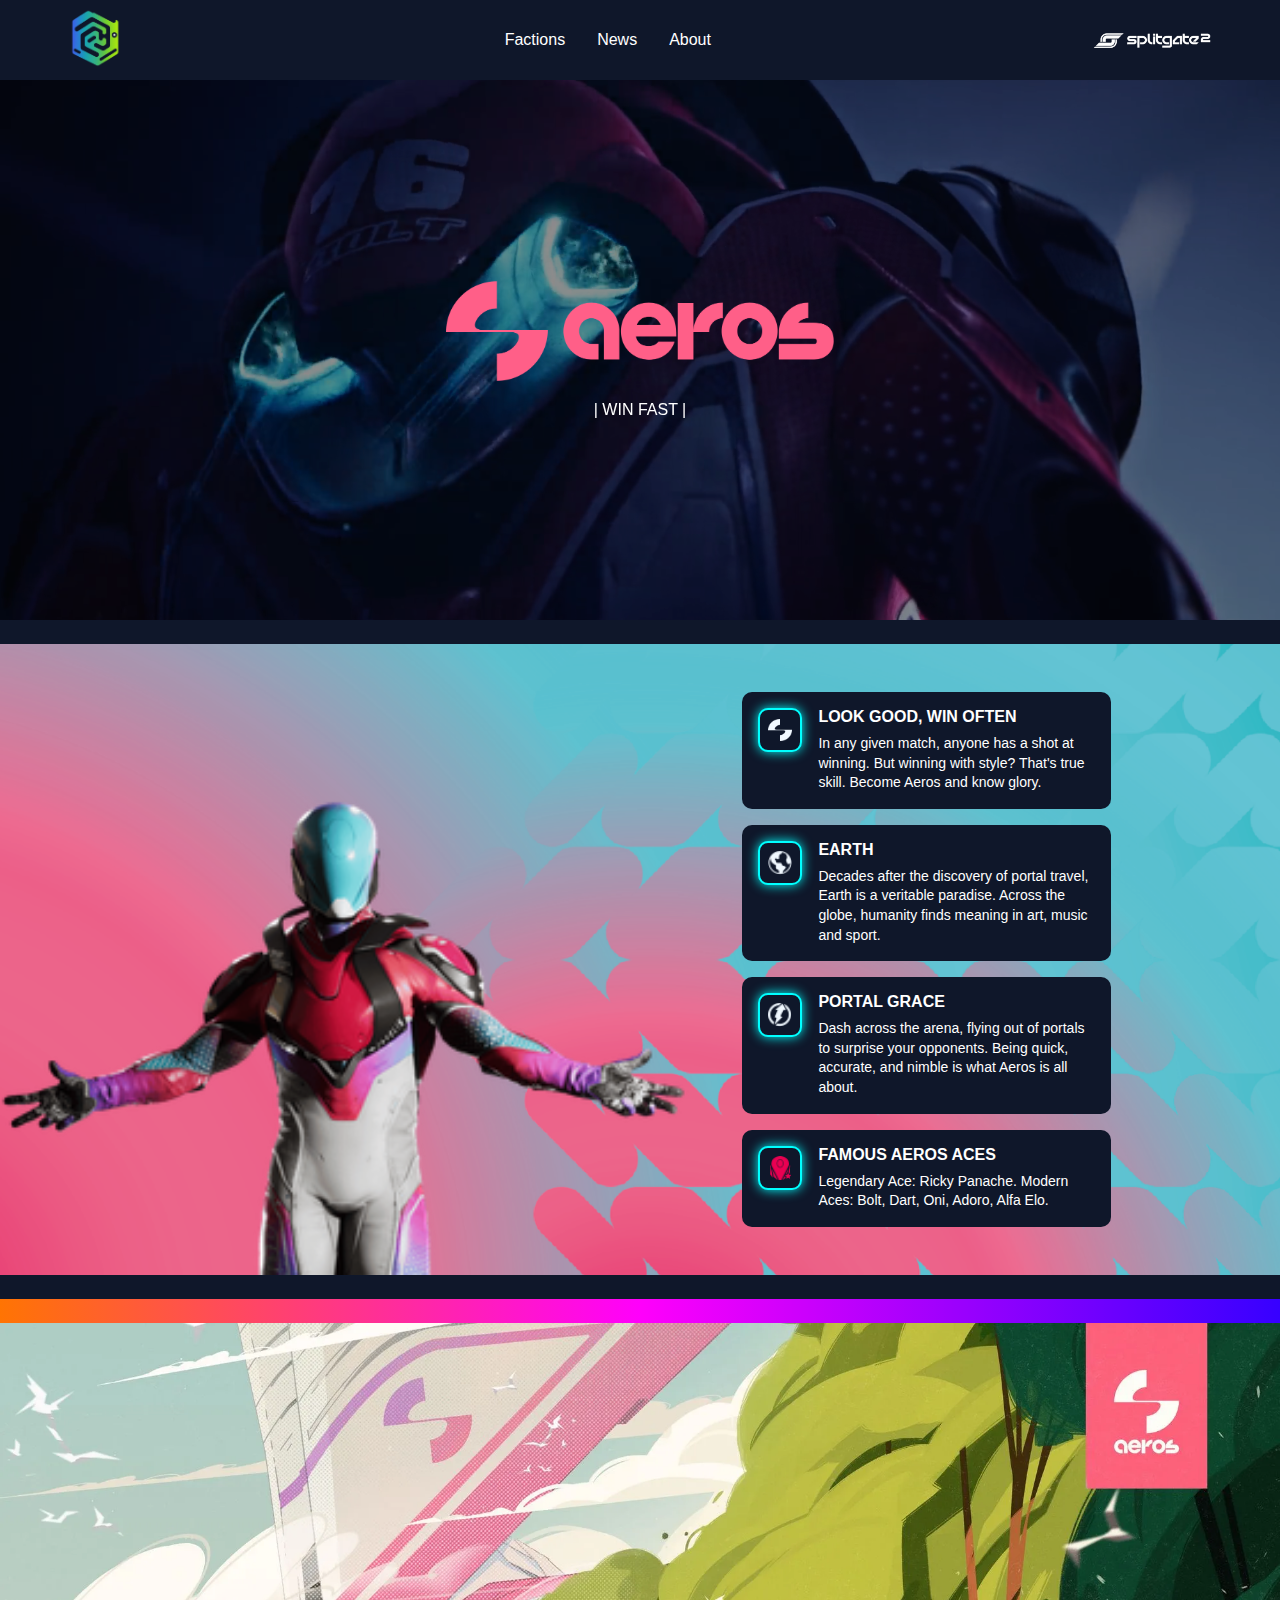
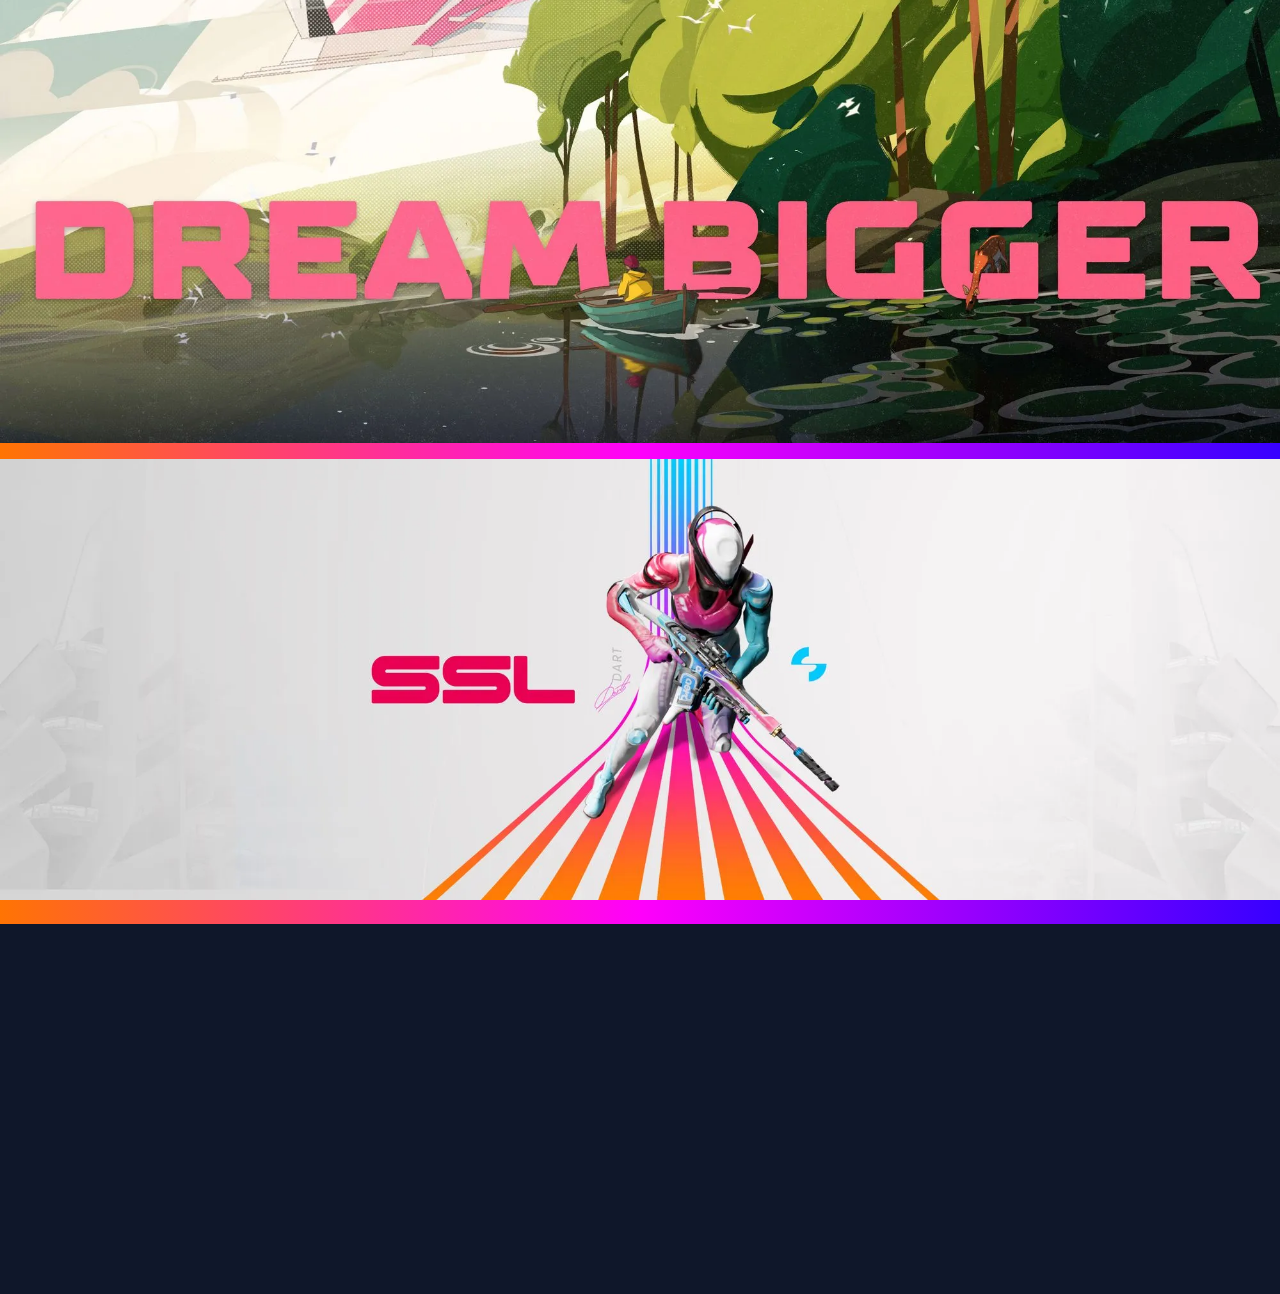
<file: aeros.html>
<!DOCTYPE html>
<html lang="en">
<head>
    <meta charset="UTF-8">
    <meta name="viewport" content="width=device-width, initial-scale=1.0">
    <meta http-equiv="X-UA-Compatible" content="ie=edge">
    <title>Factions - Aeros</title>
    <link rel="stylesheet" href="shared.css">
    <link rel="stylesheet" href="subfactions.css">
</head>
<body>
    <header> <!-- Header Section -->
        <div class="header-container">
            <a href = "index.html"><img src="A2_Logo.png" class="left-logo-img" alt="Labyrinth Logo"></a> <!-- Logo and Link to Homepage -->
            <button class="hamburger" aria-label="Toggle navigation" tabindex="0">☰</button> <!-- Hamburger Menu Button -->
            <nav class="center-menu">
                <a href="factions.html">Factions</a> <!-- Link to Factions Page -->
                <a href="news.html">News</a> <!-- Link to News Page -->
                <a href="about.html">About</a> <!-- Link to About Page -->
            </nav>
            <img src="Rooster_Logo_Horizontal.png" class="right-logo-img" alt="Splitgate 2 Logo">
        </div>
    </header>

    <main> <!-- Main Content -->
        <section class="hero-section">
            <video class="hero-video" autoplay muted loop> <!-- Background Video -->
                <source src="aeros_vbg.mp4" type="video/mp4">
            </video>
            <div class="video-overlay"></div>
            <div class="hero-content"> <!-- Overlay Content -->
                <img src="aeros_logo.png" class="faction-logo" alt="Aeros Logo">
                <p>| WIN FAST |</p>
            </div>
        </section>

        <div class="section-separator"></div> <!-- Section Divider -->

        <section class="showcase-section"> <!-- Showcase Section -->
            <img src="bg2.png" class="subfactions-bg" alt="Background"> <!-- Background Image -->
            <div class="main-image-wrapper"> <!-- Main Image Wrapper -->
                <img src="aeros_hero.png" class="showcase-main" alt="Aeros Main"> <!-- Main Image -->
            </div>
            <div class="right-content"> <!-- Right Content Section -->
                <div class="right-content-item"> <!-- Right Content Item -->
                    <div class="icon-container"> <!-- Icon Container -->
                        <img src="aeros_icon.png" class="small-icon" alt="Aeros Icon"> <!-- Icon Image -->
                    </div>
                    <div class="text-group">
                        <h3 class="item-title">LOOK GOOD, WIN OFTEN</h3>
                        <p class="item-description">In any given match, anyone has a shot at winning. But winning with style? That's true skill. Become Aeros and know glory.</p>
                    </div>
                </div>
                <div class="right-content-item">
                    <div class="icon-container">
                        <img src="aeros_planet.png" class="small-icon" alt="Aeros Planet">
                    </div>
                    <div class="text-group">
                        <h3 class="item-title">EARTH</h3>
                        <p class="item-description">Decades after the discovery of portal travel, Earth is a veritable paradise. Across the globe, humanity finds meaning in art, music and sport.</p>
                    </div>
                </div>
                <div class="right-content-item">
                    <div class="icon-container">
                        <img src="aeros_passive.png" class="small-icon" alt="Aeros Passive">
                    </div>
                    <div class="text-group">
                        <h3 class="item-title">PORTAL GRACE</h3>
                        <p class="item-description">Dash across the arena, flying out of portals to surprise your opponents. Being quick, accurate, and nimble is what Aeros is all about.</p>
                    </div>
                </div>
                <div class="right-content-item">
                    <div class="icon-container">
                        <img src="aeros_aces.png" class="small-icon" alt="Aeros Aces">
                    </div>
                    <div class="text-group">
                        <h3 class="item-title">FAMOUS AEROS ACES</h3>
                        <p class="item-description">Legendary Ace: Ricky Panache. Modern Aces: Bolt, Dart, Oni, Adoro, Alfa Elo.</p>
                    </div>
                </div>
            </div>
        </section>

        <div class="section-separator"></div> <!-- Section Divider -->

        <section class="banner-section"> <!-- Banner Section -->
            <img src="Aeros_banner_1.png" alt="Aeros Banner">
            <img src="Aeros_banner_2.png" alt="Aeros Banner">
        </section>

        <div class="section-separator"></div>
    </main>

    <footer> <!-- Footer Section -->
        <div class="footer-container">
            <div class="footer-top">
                <img src="Horizontal Logo.png" class="footer-logo" alt="Splitgate 2 Logo">
            </div>
            <div class="footer-center">
                <p>© 2024 1047 Games, Inc. All rights reserved. Splitgate is a trademark and registered trademark of 1047 Games, Inc. in the USA and elsewhere. Persistent internet connection required. Age restrictions apply.</p>
                <p class="footer-subtext">Website created by Labyrinth</p>
            </div>
            <div class="footer-bottom">
                <div class="footer-bottom-left">
                    <img src="A2_Logo.png" class="footer-logo" alt="Labyrinth Logo">
                    <span class="brand-name">Labyrinth</span>
                </div>
                <img src="1047games_logo.png" alt="1047 Games Logo" class="footer-logo" />
            </div>
        </div>
    </footer>

    <script>
        document.addEventListener('DOMContentLoaded', () => { // Hamburger Menu
            const hamburger = document.querySelector('.hamburger');
            const navMenu = document.querySelector('.center-menu');

            console.log('Hamburger:', hamburger);
            console.log('Nav Menu:', navMenu);

            if (!hamburger || !navMenu) {
                console.error('Hamburger or navMenu not found. Check class names and HTML structure.');
            } else {
                const toggleMenu = () => {
                    navMenu.classList.toggle('active');
                    hamburger.setAttribute('aria-expanded', navMenu.classList.contains('active'));
                };

                hamburger.addEventListener('click', toggleMenu);
                hamburger.addEventListener('touchstart', (e) => {
                    e.preventDefault();
                    toggleMenu();
                });

                navMenu.querySelectorAll('a').forEach(link => {
                    link.addEventListener('click', () => {
                        navMenu.classList.remove('active');
                        hamburger.setAttribute('aria-expanded', 'false');
                    });
                });

                window.addEventListener('resize', () => {
                    if (window.innerWidth > 768 && navMenu.classList.contains('active')) {
                        navMenu.classList.remove('active');
                        hamburger.setAttribute('aria-expanded', 'false');
                    }
                });

                hamburger.setAttribute('aria-expanded', 'false');
                hamburger.setAttribute('tabindex', '0');
                hamburger.addEventListener('keydown', (e) => {
                    if (e.key === 'Enter' || e.key === ' ') {
                        e.preventDefault();
                        toggleMenu();
                    }
                });
            }

            const footer = document.querySelector('.footer-container'); // Footer Fade-Up Animation
            if (footer) {
                const observer = new IntersectionObserver((entries) => {
                    entries.forEach(entry => {
                        if (entry.isIntersecting) {
                            entry.target.classList.add('animate');
                            observer.unobserve(entry.target);
                        }
                    });
                }, { threshold: 0.1 });

                observer.observe(footer);
            } else {
                console.error('Footer container not found.');
            }
        });
    </script>
</body>
</html>
</file>
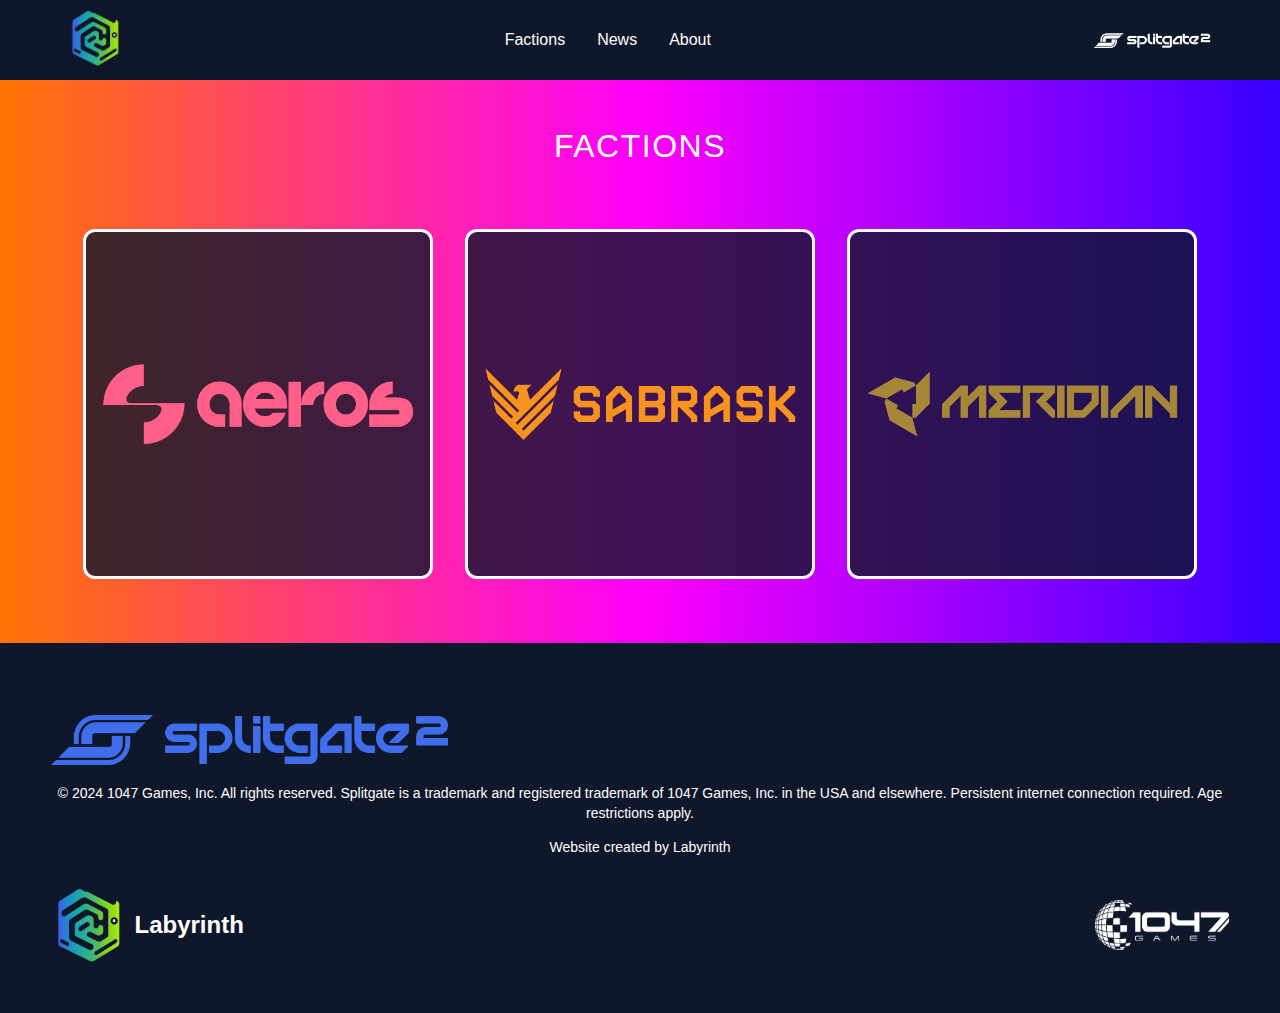
<file: factions.html>
<!DOCTYPE html>
<html lang="en">
<head>
    <meta charset="UTF-8">
    <meta name="viewport" content="width=device-width, initial-scale=1.0">
    <meta http-equiv="X-UA-Compatible" content="ie=edge">
    <title>Labyrinth - Factions</title>
    <link rel="stylesheet" href="shared.css">
    <link rel="stylesheet" href="factions.css">
</head>
<body>
    <header> <!-- Header Section -->
        <div class="header-container">
            <a href = "index.html"><img src="A2_Logo.png" class="left-logo-img" alt="Labyrinth Logo"></a> <!-- Logo and Link to Homepage -->
            <button class="hamburger" aria-label="Toggle navigation" tabindex="0">☰</button> <!-- Hamburger Menu Button -->
            <nav class="center-menu">
                <a href="factions.html">Factions</a> <!-- Link to Factions Page -->
                <a href="news.html">News</a> <!-- Link to News Page -->
                <a href="about.html">About</a> <!-- Link to About Page -->
            </nav>
            <img src="Rooster_Logo_Horizontal.png" class="right-logo-img" alt="Splitgate 2 Logo">
        </div>
    </header>

    <main> <!-- Main Content -->
        <section class="factions-section"> <!-- Factions Section -->
            <h2>FACTIONS</h2>
            <div class="factions-grid"> <!-- Factions Grid-->
                <div class="faction-card"> <!-- Image Container-->
                    <a href="aeros.html" class="faction-link" aria-label="View Aeros Faction"> <!-- Link to Aeros Faction -->
                        <img src="aeros_logo.png" class="logo" alt="Aeros Logo"> <!-- Faction Logo (Appearing First) -->
                        <img src="aeros.png" class="full" alt="Aeros Full"> <!-- Faction Full Image (Appearing When Hovered)-->
                    </a>
                </div>
                <div class="faction-card">
                    <a href="sabrask.html" class="faction-link" aria-label="View Sabrask Faction"></a>
                        <img src="sabrask_logo.png" class="logo" alt="Sabrask Logo">
                        <img src="sabrask.png" class="full" alt="Sabrask Full">
                </div>
                <div class="faction-card">
                    <a href="meridian.html" class="faction-link" aria-label="View Meridian Faction"></a>
                        <img src="meridian_logo.png" class="logo" alt="Meridian Logo">
                        <img src="meridian.png" class="full" alt="Meridian Full">
                </div>
            </div>
        </section>

        <div class="section-separator"></div> <!-- Section Divider -->
    </main>

    <footer> <!-- Footer Section -->
        <div class="footer-container">
            <div class="footer-top">
                <img src="Horizontal Logo.png" class="footer-logo" alt="Splitgate 2 Logo">
            </div>
            <div class="footer-center">
                <p>© 2024 1047 Games, Inc. All rights reserved. Splitgate is a trademark and registered trademark of 1047 Games, Inc. in the USA and elsewhere. Persistent internet connection required. Age restrictions apply.</p>
                <p class="footer-subtext">Website created by Labyrinth</p>
            </div>
            <div class="footer-bottom">
                <div class="footer-bottom-left">
                    <img src="A2_Logo.png" class="footer-logo" alt="Labyrinth Logo">
                    <span class="brand-name">Labyrinth</span>
                </div>
                <img src="1047games_logo.png" alt="1047 Games Logo" class="footer-logo" />
            </div>
        </div>
    </footer>

    <script>
        document.addEventListener('DOMContentLoaded', () => { // Hamburger Menu
            const hamburger = document.querySelector('.hamburger');
            const navMenu = document.querySelector('.center-menu');

            console.log('Hamburger:', hamburger);
            console.log('Nav Menu:', navMenu);

            if (!hamburger || !navMenu) {
                console.error('Hamburger or navMenu not found. Check class names and HTML structure.');
            } else {
                const toggleMenu = () => {
                    navMenu.classList.toggle('active');
                    hamburger.setAttribute('aria-expanded', navMenu.classList.contains('active'));
                };

                hamburger.addEventListener('click', toggleMenu);
                hamburger.addEventListener('touchstart', (e) => {
                    e.preventDefault();
                    toggleMenu();
                });

                navMenu.querySelectorAll('a').forEach(link => {
                    link.addEventListener('click', () => {
                        navMenu.classList.remove('active');
                        hamburger.setAttribute('aria-expanded', 'false');
                    });
                });

                window.addEventListener('resize', () => {
                    if (window.innerWidth > 768 && navMenu.classList.contains('active')) {
                        navMenu.classList.remove('active');
                        hamburger.setAttribute('aria-expanded', 'false');
                    }
                });

                hamburger.setAttribute('aria-expanded', 'false');
                hamburger.setAttribute('tabindex', '0');
                hamburger.addEventListener('keydown', (e) => {
                    if (e.key === 'Enter' || e.key === ' ') {
                        e.preventDefault();
                        toggleMenu();
                    }
                });
            }

            const footer = document.querySelector('.footer-container'); // Footer Fade-Up Animation
            if (footer) {
                const observer = new IntersectionObserver((entries) => {
                    entries.forEach(entry => {
                        if (entry.isIntersecting) {
                            entry.target.classList.add('animate');
                            observer.unobserve(entry.target);
                        }
                    });
                }, { threshold: 0.1 });

                observer.observe(footer);
            } else {
                console.error('Footer container not found.');
            }
        });
    </script>
</body>
</html>
</file>
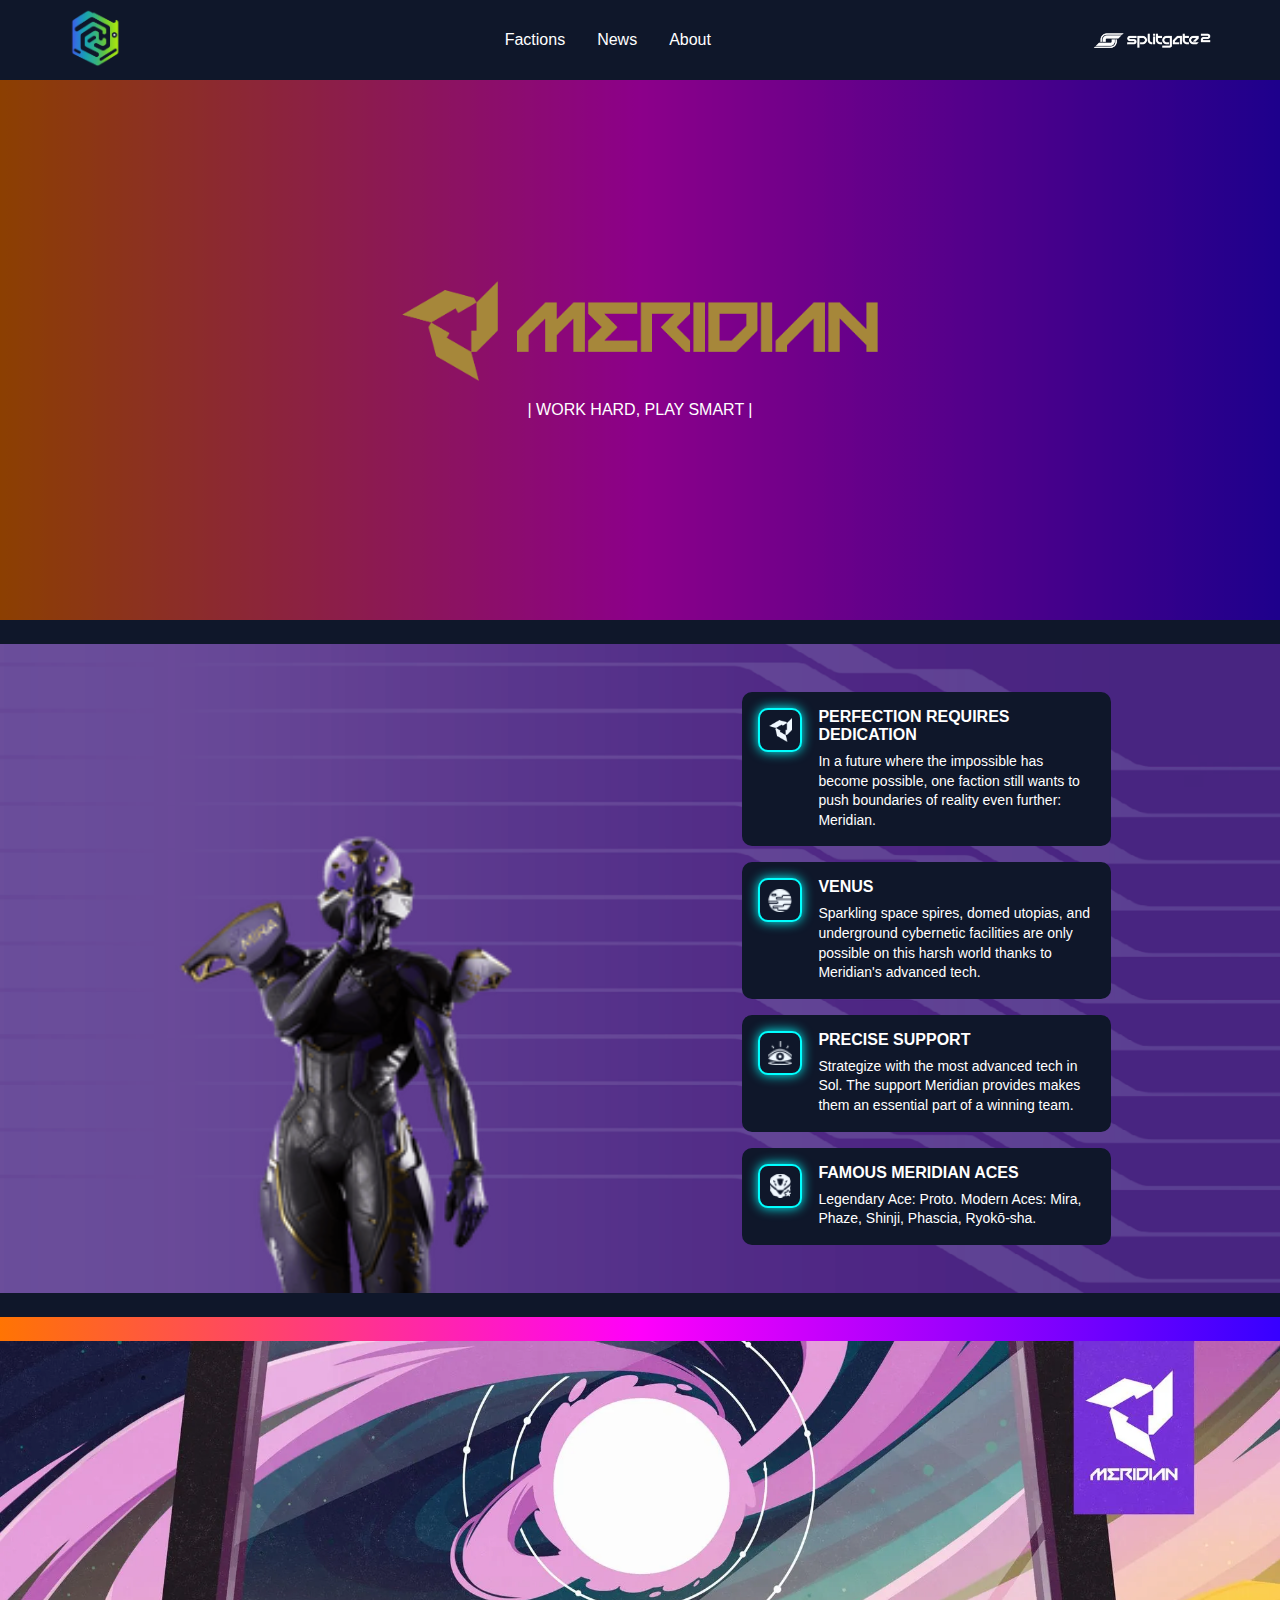
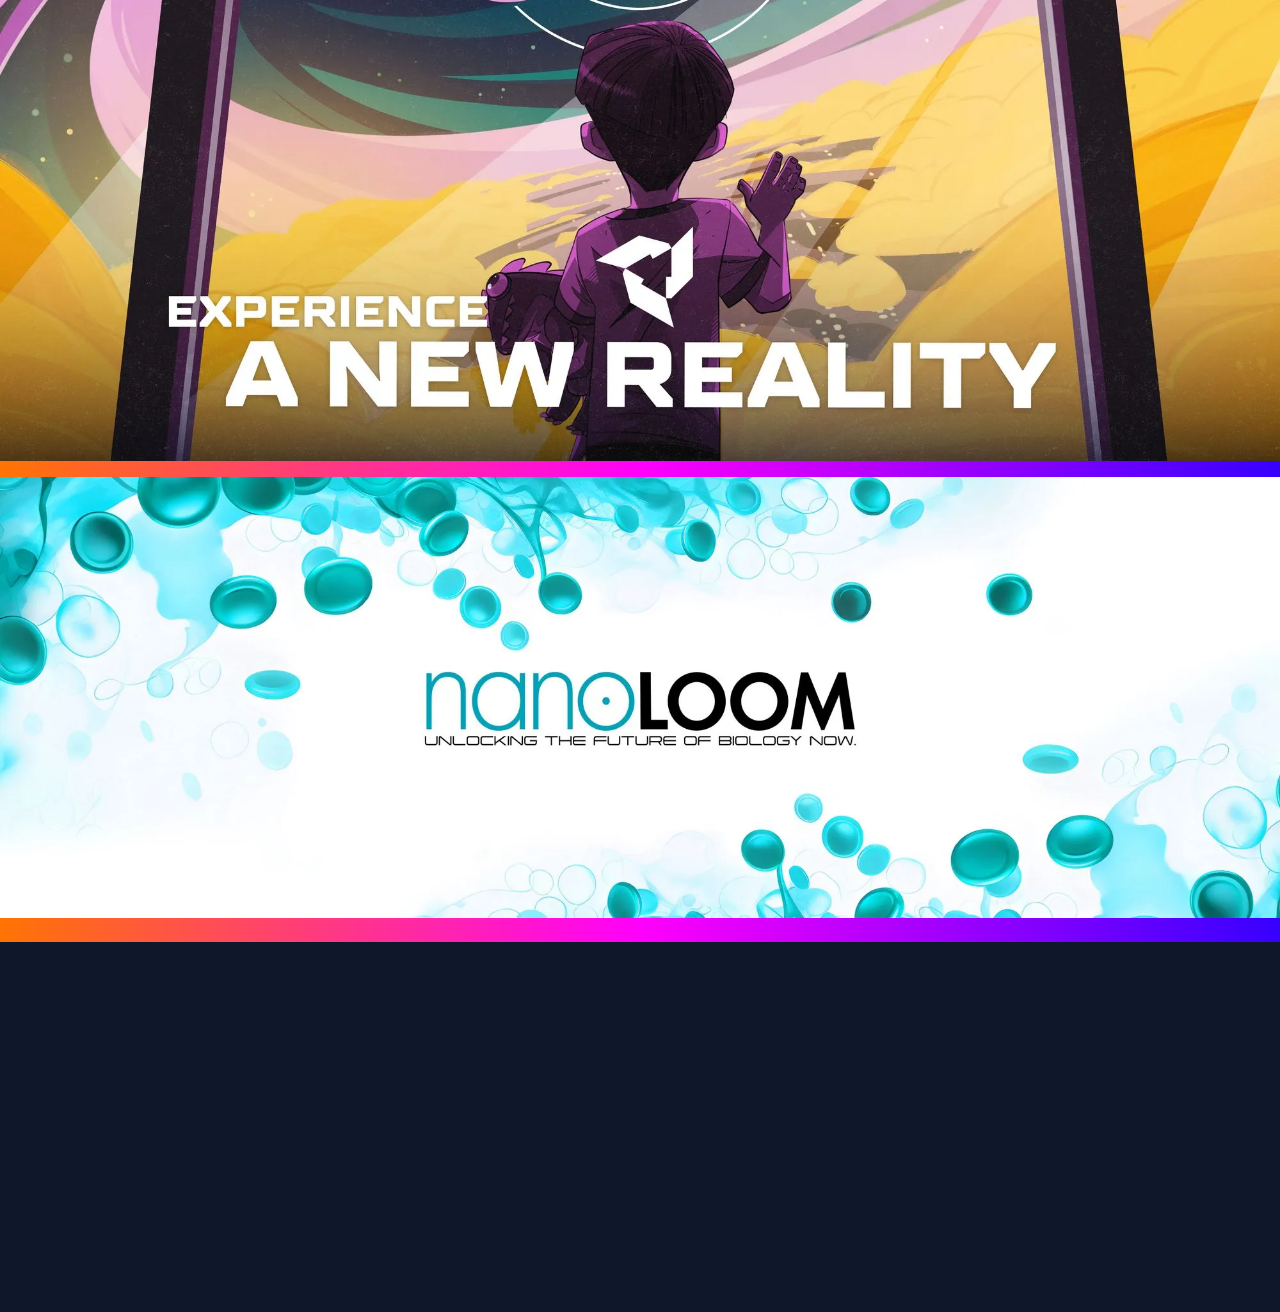
<file: meridian.html>
<!DOCTYPE html>
<html lang="en">
<head>
    <meta charset="UTF-8">
    <meta name="viewport" content="width=device-width, initial-scale=1.0">
    <meta http-equiv="X-UA-Compatible" content="ie=edge">
    <title>Factions - Sabrask</title>
    <link rel="stylesheet" href="shared.css">
    <link rel="stylesheet" href="subfactions.css">
</head>
<body>
    <header>
        <div class="header-container">
            <a href = "index.html"><img src="A2_Logo.png" class="left-logo-img" alt="Labyrinth Logo"></a>
            <button class="hamburger" aria-label="Toggle navigation" tabindex="0">☰</button>
            <nav class="center-menu">
                <a href="factions.html">Factions</a>
                <a href="news.html">News</a>
                <a href="about.html">About</a>
            </nav>
            <img src="Rooster_Logo_Horizontal.png" class="right-logo-img" alt="Splitgate 2 Logo">
        </div>
    </header>

    <main>
        <section class="hero-section">
            <video class="hero-video" autoplay muted loop>
                <source src="meridian_vbg.mp4" type="video/mp4">
            </video>
            <div class="video-overlay"></div>
            <div class="hero-content">
                <img src="meridian_logo.png" class="faction-logo" alt="Meridian Logo">
                <p>|  WORK HARD, PLAY SMART  |</p>
            </div>
        </section>

        <div class="section-separator"></div>

        <section class="showcase-section">
            <img src="bg3.png" class="subfactions-bg" alt="Background">
            <div class="main-image-wrapper">
                <img src="meridian_hero.png" class="showcase-main" alt="Meridian Main">
            </div>
            <div class="right-content">
                <div class="right-content-item">
                    <div class="icon-container">
                        <img src="meridian_icon.png" class="small-icon" alt="Meridian Icon">
                    </div>
                    <div class="text-group">
                        <h3 class="item-title">PERFECTION REQUIRES DEDICATION</h3>
                        <p class="item-description">In a future where the impossible has become possible, one faction still wants to push boundaries of reality even further: Meridian.</p>
                    </div>
                </div>
                <div class="right-content-item">
                    <div class="icon-container">
                        <img src="meridian_planet.png" class="small-icon" alt="Meridian Planet">
                    </div>
                    <div class="text-group">
                        <h3 class="item-title">VENUS</h3>
                        <p class="item-description">Sparkling space spires, domed utopias, and underground cybernetic facilities are only possible on this harsh world thanks to Meridian's advanced tech.</p>
                    </div>
                </div>
                <div class="right-content-item">
                    <div class="icon-container">
                        <img src="meridian_passive.png" class="small-icon" alt="MeridianPassive">
                    </div>
                    <div class="text-group">
                        <h3 class="item-title">PRECISE SUPPORT</h3>
                        <p class="item-description">Strategize with the most advanced tech in Sol. The support Meridian provides makes them an essential part of a winning team.</p>
                    </div>
                </div>
                <div class="right-content-item">
                    <div class="icon-container">
                        <img src="meridian_aces.png" class="small-icon" alt="Meridian Aces">
                    </div>
                    <div class="text-group">
                        <h3 class="item-title">FAMOUS MERIDIAN ACES</h3>
                        <p class="item-description">Legendary Ace: Proto. Modern Aces: Mira, Phaze, Shinji, Phascia, Ryokō-sha.</p>
                    </div>
                </div>
            </div>
        </section>

        <div class="section-separator"></div>

        <section class="banner-section">
            <img src="meridian_banner_1.png" alt="Meridian Banner">
            <img src="meridian_banner_2.png" alt="Meridian Banner">
        </section>

        <div class="section-separator"></div>
    </main>

    <footer>
        <div class="footer-container">
            <div class="footer-top">
                <img src="Horizontal Logo.png" class="footer-logo" alt="Splitgate 2 Logo">
            </div>
            <div class="footer-center">
                <p>© 2024 1047 Games, Inc. All rights reserved. Splitgate is a trademark and registered trademark of 1047 Games, Inc. in the USA and elsewhere. Persistent internet connection required. Age restrictions apply.</p>
                <p class="footer-subtext">Website created by Labyrinth</p>
            </div>
            <div class="footer-bottom">
                <div class="footer-bottom-left">
                    <img src="A2_Logo.png" class="footer-logo" alt="Labyrinth Logo">
                    <span class="brand-name">Labyrinth</span>
                </div>
                <img src="1047games_logo.png" alt="1047 Games Logo" class="footer-logo" />
            </div>
        </div>
    </footer>

    <script>
        document.addEventListener('DOMContentLoaded', () => { // Hamburger Menu
            const hamburger = document.querySelector('.hamburger');
            const navMenu = document.querySelector('.center-menu');

            console.log('Hamburger:', hamburger);
            console.log('Nav Menu:', navMenu);

            if (!hamburger || !navMenu) {
                console.error('Hamburger or navMenu not found. Check class names and HTML structure.');
            } else {
                const toggleMenu = () => {
                    navMenu.classList.toggle('active');
                    hamburger.setAttribute('aria-expanded', navMenu.classList.contains('active'));
                };

                hamburger.addEventListener('click', toggleMenu);
                hamburger.addEventListener('touchstart', (e) => {
                    e.preventDefault();
                    toggleMenu();
                });

                navMenu.querySelectorAll('a').forEach(link => {
                    link.addEventListener('click', () => {
                        navMenu.classList.remove('active');
                        hamburger.setAttribute('aria-expanded', 'false');
                    });
                });

                window.addEventListener('resize', () => {
                    if (window.innerWidth > 768 && navMenu.classList.contains('active')) {
                        navMenu.classList.remove('active');
                        hamburger.setAttribute('aria-expanded', 'false');
                    }
                });

                hamburger.setAttribute('aria-expanded', 'false');
                hamburger.setAttribute('tabindex', '0');
                hamburger.addEventListener('keydown', (e) => {
                    if (e.key === 'Enter' || e.key === ' ') {
                        e.preventDefault();
                        toggleMenu();
                    }
                });
            }

            const footer = document.querySelector('.footer-container'); // Footer Fade-Up Animation
            if (footer) {
                const observer = new IntersectionObserver((entries) => {
                    entries.forEach(entry => {
                        if (entry.isIntersecting) {
                            entry.target.classList.add('animate');
                            observer.unobserve(entry.target);
                        }
                    });
                }, { threshold: 0.1 });

                observer.observe(footer);
            } else {
                console.error('Footer container not found.');
            }
        });
    </script>
</body>
</html>
</file>
<file: shared.css>
/* General */
html {
  scroll-behavior: smooth;
  height: 100%; /* Ensure html takes full viewport height */
}

body, html {
  margin: 0;
  padding: 0;
  min-height: 100%;
  font-family: -apple-system, BlinkMacSystemFont, "Segoe UI", Roboto, "Helvetica Neue", Arial, sans-serif;
  color: white;
  background: linear-gradient(
    90deg,
    rgba(255, 116, 3, 1) 0%,
    rgba(255, 0, 251, 1) 50%,
    rgb(55, 0, 255) 100%
  );
  display: flex; /* Use flexbox for sticky footer */
  flex-direction: column; /* Stack children vertically */
}

body {
  min-height: 100vh; /* Ensure body is at least viewport height */
}

main {
  flex: 1; /* Main takes remaining space, pushing footer down */
  display: flex;
  flex-direction: column;
  position: relative; /* For pseudo-element positioning */
}

main::after {
  content: '';
  flex-grow: 1; /* Expand to fill remaining space in main */
  background-color: #0F172A; /* Match footer to prevent gradient leak */
}

/* Header */
header {
  background-color: #0F172A;
  color: white;
  min-height: 60px;
  display: flex;
  align-items: center;
  padding: 0 4%;
  position: relative;
  z-index: 10;
}

.header-container {
  width: 100%;
  max-width: 1400px;
  margin: 0 auto;
  display: flex;
  align-items: center;
  justify-content: space-between;
}

.left-logo-img {
  height: 50px;
  margin-left: 1rem;
}

.right-logo-img {
  height: 60px;
  margin-right: 1rem;
}

.center-menu {
  display: flex;
  gap: clamp(1rem, 3vw, 2rem);
}

.center-menu a {
  color: white;
  text-decoration: none;
  font-size: clamp(0.9rem, 2.5vw, 1rem);
  transition: color 0.3s ease, transform 0.2s ease;
}

.center-menu a:hover {
  color: #ff00ea;
  transform: scale(1.05);
}

.hamburger {
  display: none;
  font-size: 1.5rem;
  background: none;
  border: none;
  color: white;
  cursor: pointer;
}

/* Footer */
.section-separator {
  width: 100%;
  height: 1.5rem;
  background-color: #0F172A;
  margin: 0; /* Ensure no margin creates a gap */
}

footer {
  background-color: #0F172A;
  color: white;
  padding: clamp(1.5rem, 5vw, 3rem) 4%;
  font-size: clamp(0.75rem, 2.5vw, 0.875rem);
}

.footer-container {
  max-width: 1400px;
  margin: 0 auto;
  display: flex;
  flex-direction: column;
  gap: 1rem;
  opacity: 0;
  transform: translateY(20px);
  transition: opacity 0.6s ease-out, transform 0.6s ease-out;
}

.footer-container.animate {
  opacity: 1;
  transform: translateY(0);
}

@media (prefers-reduced-motion: reduce) {
  .footer-container {
    opacity: 1;
    transform: translateY(0);
    transition: none;
  }
}

.footer-top {
  display: flex;
  justify-content: flex-start;
  align-items: center;
}

.footer-center {
  display: flex;
  flex-direction: column;
  justify-content: center;
  align-items: center;
  gap: 0.5rem;
  text-align: center;
}

.footer-center p {
  margin: 0.2rem 0;
  line-height: 1.4;
}

.footer-subtext {
  color: white;
}

.footer-bottom {
  display: flex;
  justify-content: space-between;
  align-items: center;
  margin-top: 0.5rem;
}

.footer-logo {
  height: 40px;
  width: auto;
}

.footer-bottom .footer-logo:first-child {
  height: 60px;
}

.footer-bottom-left {
  display: flex;
  align-items: center;
  gap: 0.5rem;
}

.brand-name {
  font-size: clamp(1rem, 3vw, 1.5rem);
  font-weight: bold;
  color: white;
}

/* Responsive Styles */
@media (max-width: 768px) {
  .right-logo-img {
    display: none;
  }

  .left-logo-img {
    height: 40px;
  }

  .hamburger {
    display: block;
  }

  .center-menu {
    display: none;
    flex-direction: column;
    position: absolute;
    top: 60px;
    left: 0;
    right: 0;
    background-color: #0F172A;
    padding: 1rem;
    gap: 1rem;
    z-index: 10;
  }

  .center-menu.active {
    display: flex;
  }

  .footer-top,
  .footer-bottom {
    flex-direction: column;
    align-items: center;
    gap: 0.75rem;
  }
}

@media (min-width: 769px) {
  header {
    min-height: 80px;
  }

  .left-logo-img {
    height: 60px;
  }

  .right-logo-img {
    height: 70px;
  }

  .footer-logo {
    height: 50px;
  }

  .footer-bottom .footer-logo:first-child {
    height: 80px;
  }
}
</file>
<file: subfactions.css>
.hero-section {
  position: relative;
  height: 50vh;
  overflow: hidden;
  display: flex;
  justify-content: center;
  align-items: center;
  text-align: center;
}

.hero-video {
  position: absolute;
  width: 100%;
  height: 100%;
  object-fit: cover;
  z-index: 0;
}

.video-overlay {
  position: absolute;
  width: 100%;
  height: 100%;
  background: rgba(0, 0, 0, 0.45);
  z-index: 1;
}

.hero-content {
  position: relative;
  z-index: 2;
  color: white;
  padding: clamp(1rem, 3vw, 1.5rem);
}

.faction-logo {
  height: clamp(80px, 15vw, 100px);
  margin-bottom: 1rem;
}

.hero-content p {
  font-size: clamp(0.9rem, 2.5vw, 1rem);
  max-width: 600px;
  margin: 0 auto;
}

/* Showcase Section */
.showcase-section {
  position: relative;
  background-color: #111;
  overflow: hidden;
  display: flex;
  flex-direction: column;
  align-items: center;
  padding: clamp(2rem, 5vw, 3rem) 4% clamp(2rem, 5vw, 3rem) 0;
  gap: 1.5rem;
  z-index: 1;
  min-height: 70vh;
}

.subfactions-bg {
  position: absolute;
  top: 0;
  left: 0;
  width: 100%;
  height: 100%;
  object-fit: cover;
  z-index: 0;
}

.main-image-wrapper {
  position: absolute;
  bottom: 0;
  left: 0;
  max-width: clamp(360px, 48vw, 600px);
  width: 100%;
  line-height: 0;
  z-index: 2;
}

.showcase-main {
  display: block;
  width: 100%;
  height: auto;
  object-fit: contain;
}

.right-content {
  z-index: 2;
  display: flex;
  flex-direction: column;
  gap: 1rem;
  max-width: 600px;
  width: 100%;
  margin: clamp(2rem, 5vw, 3rem) auto 0;
  transform: translateX(clamp(1rem, 5%, 2rem));
}

.right-content-item {
  display: flex;
  gap: 1rem;
  align-items: flex-start;
  background-color: #0F172A;
  padding: 1rem;
  border-radius: 10px;
  flex-wrap: wrap;
}

.icon-container {
  flex-shrink: 0;
  padding: 0.5rem;
  border: 2px solid #00ffff;
  box-shadow: 0 0 12px #00ffff;
  border-radius: 10px;
  display: flex;
  align-items: center;
  justify-content: center;
  background-color: #0F172A;
}

.small-icon {
  width: 24px;
  height: 24px;
  object-fit: contain;
}

.text-group {
  flex: 1;
  min-width: 200px;
}

.item-title {
  margin: 0 0 0.5rem;
  font-size: clamp(0.9rem, 2.5vw, 1rem);
}

.item-description {
  margin: 0;
  font-size: clamp(0.8rem, 2vw, 0.875rem);
  line-height: 1.4;
}

.banner-section {
  padding: clamp(1rem, 3vw, 1.5rem) 0;
  display: flex;
  flex-direction: column;
  gap: 1rem;
}

.banner-section img {
  width: 100%;
  height: auto;
  display: block;
}

/* Responsive */
@media (min-width: 992px) {
  .hero-section {
    height: 60vh;
  }

  .showcase-section {
    flex-direction: row;
    justify-content: flex-end;
    align-items: center;
    padding: clamp(2rem, 5vw, 3rem) 4%;
    min-height: 500px;
  }

  .main-image-wrapper {
    max-width: clamp(480px, 54vw, 720px);
    position: absolute;
    bottom: 0;
    left: 0;
  }

  .right-content {
    max-width: 50%;
    margin: 0 0 0 clamp(480px, 54vw, 720px);
    margin-right: clamp(5%, 10vw, 10%);
    transform: none;
  }
}

@media (max-width: 768px) {
  .showcase-section {
    padding-bottom: clamp(22rem, 70vw, 28rem);
  }

  .main-image-wrapper {
    max-width: clamp(240px, 96vw, 480px);
  }

  .right-content {
    margin: clamp(2rem, 5vw, 3rem) auto 0;
    max-width: 100%;
    transform: translateX(clamp(1rem, 5%, 2rem));
  }
}

@media (max-width: 576px) {
  .right-content-item {
    flex-direction: column;
    align-items: center;
    text-align: center;
  }

  .text-group {
    min-width: 100%;
  }
}
</file>
<file: factions.css>
/* Reset and base styles */
* {
  margin: 0;
  padding: 0;
  box-sizing: border-box;
}

.factions-section h2 {
  font-size: clamp(1.5rem, 4vw, 2rem);
  letter-spacing: 1.5px;
  font-weight: normal;
  margin: clamp(2rem, 5vw, 3rem) 0 0;
  text-align: center;
  color: white;
}

.factions-grid {
  display: flex;
  justify-content: center;
  gap: clamp(1.5rem, 3vw, 2rem);
  padding: clamp(2rem, 5vw, 4rem) 4%;
  flex-wrap: wrap;
  max-width: 1400px;
  margin: 0 auto;
}

.faction-card {
  position: relative;
  width: 100%;
  max-width: 350px;
  aspect-ratio: 1 / 1;
  border: 3px solid white;
  border-radius: 12px;
  overflow: hidden;
  cursor: pointer;
  transition: transform 0.3s ease, box-shadow 0.3s ease;
  background-color: rgba(15, 23, 42, 0.8);
  display: flex;
  justify-content: center;
  align-items: center;
}

.faction-card:hover {
  transform: scale(1.05);
  box-shadow: 0 0 25px 5px rgba(255, 255, 255, 0.6);
}

.faction-link {
  position: absolute;
  top: 0;
  left: 0;
  width: 100%;
  height: 100%;
  display: block;
  text-decoration: none;
  color: inherit;
  z-index: 3;
}

.faction-card img {
  position: absolute;
  top: 50%;
  left: 50%;
  max-width: 90%;
  max-height: 90%;
  transform: translate(-50%, -50%);
  transition: opacity 0.3s ease;
}

.faction-card .logo {
  opacity: 1;
  z-index: 1;
}

.faction-card .full {
  opacity: 0;
  z-index: 2;
}

.faction-card:hover .logo {
  opacity: 0;
}

.faction-card:hover .full {
  opacity: 1;
}

/* Responsive */
@media (max-width: 576px) {
  .faction-card {
    max-width: 280px;
  }
}
</file>
